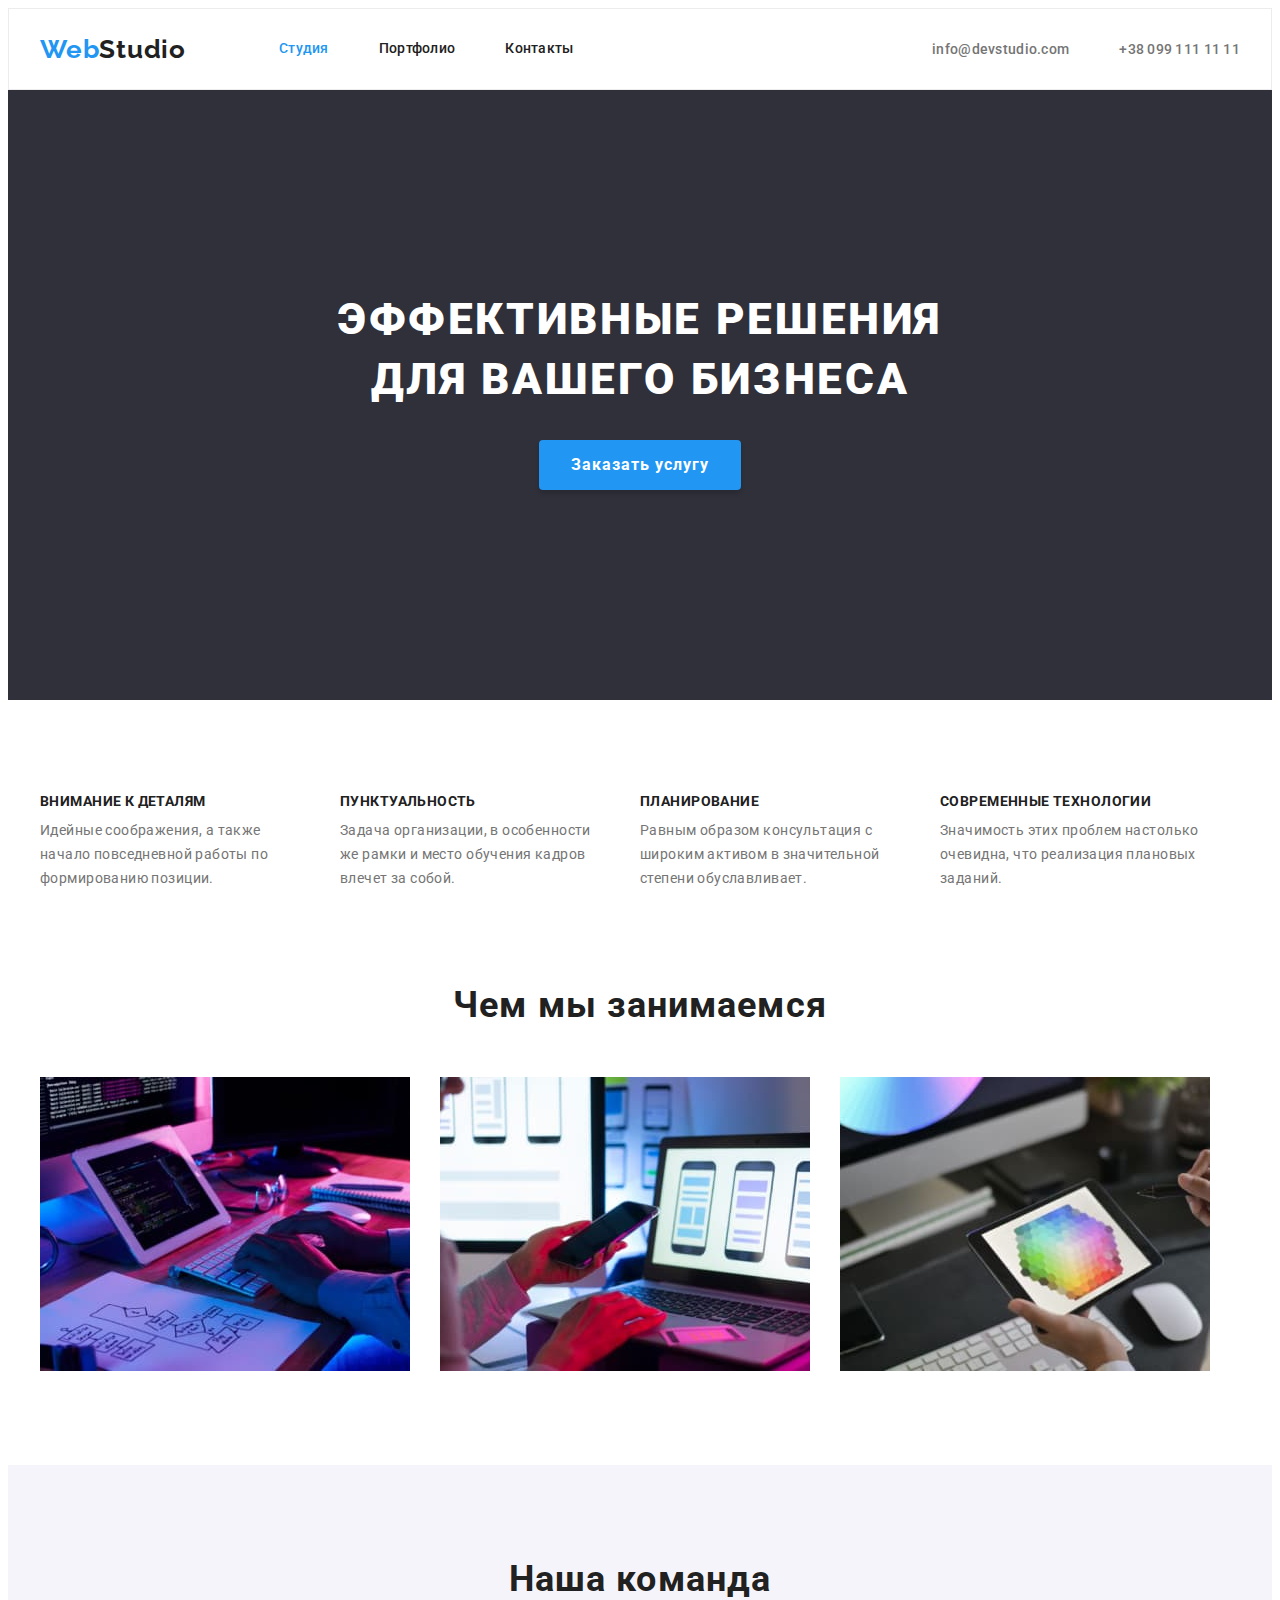
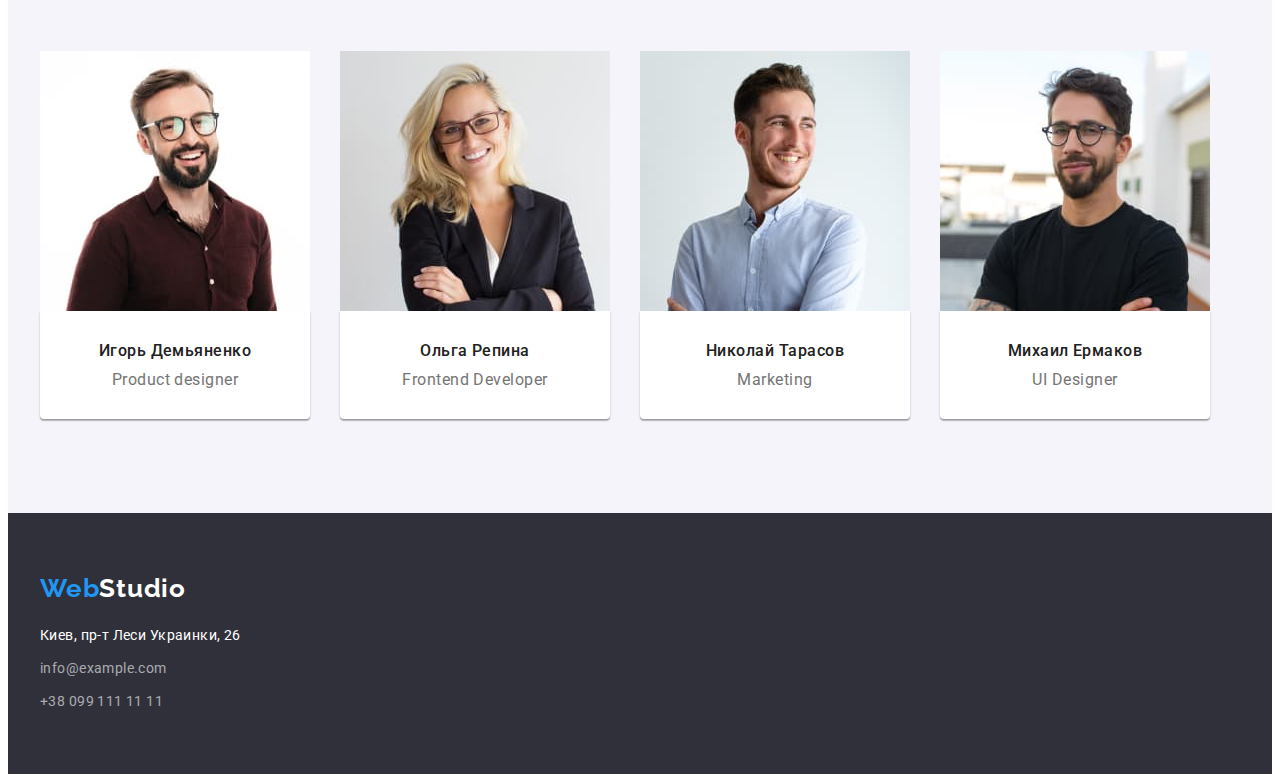
<file: index.html>
<!DOCTYPE html>
<html lang="ru">
  <head>
    <meta charset="UTF-8" />
    <meta http-equiv="X-UA-Compatible" content="IE=edge" />
    <meta name="viewport" content="width=device-width, initial-scale=1.0" />
    <title>WebStudio</title>
    <link rel="preconnect" href="https://fonts.googleapis.com" />
    <link rel="preconnect" href="https://fonts.gstatic.com" crossorigin />
    <link
      href="https://fonts.googleapis.com/css2?family=Raleway:wght@700&family=Roboto:wght@400;500;700;900&display=swap"
      rel="stylesheet"
    />
    <link
      rel="stylesheet"
      href="https://cdnjs.cloudflare.com/ajax/libs/modern-normalize/1.1.0/modern-normalize.min.css"
      integrity="sha512-wpPYUAdjBVSE4KJnH1VR1HeZfpl1ub8YT/NKx4PuQ5NmX2tKuGu6U/JRp5y+Y8XG2tV+wKQpNHVUX03MfMFn9Q=="
      crossorigin="anonymous"
      referrerpolicy="no-referrer"
    />
    <link rel="stylesheet" href="./css/styles.css" />
  </head>
  <body>
    <!-- Хедер -->
    <header class="header">
      <div class="container">
        <a class="header-logo" href="./index.html"
          ><span class="header-web">Web</span>Studio</a
        >
        <nav class="header-nav">
          <ul class="header-list">
            <li class="header-item">
              <a class="header-link current" href="./index.html">Студия</a>
            </li>
            <li class="header-item">
              <a class="header-link" href="./portfolio.html">Портфолио</a>
            </li>
            <li class="header-item">
              <a class="header-link" href="">Контакты</a>
            </li>
          </ul>
        </nav>
        <ul class="header-contacts">
          <li class="header-contacts-item">
            <a class="header-contacts-link" href="mailto:info@devstudio.com"
              >info@devstudio.com</a
            >
          </li>
          <li class="header-contacts-item">
            <a class="header-contacts-link" href="tel:+380991111111"
              >+38 099 111 11 11</a
            >
          </li>
        </ul>
      </div>
    </header>
    <main>
      <!-- Hero -->
      <section class="hero">
        <div class="container">
          <h1 class="hero-title">Эффективные решения для вашего бизнеса</h1>
          <button class="hero-btn" type="button">Заказать услугу</button>
        </div>
      </section>
      <!-- Наши преимущества -->
      <section class="benefits">
        <div class="container">
          <h2 class="visually-hidden">Наши преимущества</h2>
          <ul class="benefits-list">
            <li class="benefits-list-item">
              <h3 class="benefits-list-title">Внимание к деталям</h3>
              <p class="benefits-list-text">
                Идейные соображения, а также начало повседневной работы по
                формированию позиции.
              </p>
            </li>
            <li class="benefits-list-item">
              <h3 class="benefits-list-title">Пунктуальность</h3>
              <p class="benefits-list-text">
                Задача организации, в особенности же рамки и место обучения
                кадров влечет за собой.
              </p>
            </li>
            <li class="benefits-list-item">
              <h3 class="benefits-list-title">Планирование</h3>
              <p class="benefits-list-text">
                Равным образом консультация с широким активом в значительной
                степени обуславливает.
              </p>
            </li>
            <li class="benefits-list-item">
              <h3 class="benefits-list-title">Современные технологии</h3>
              <p class="benefits-list-text">
                Значимость этих проблем настолько очевидна, что реализация
                плановых заданий.
              </p>
            </li>
          </ul>
        </div>
      </section>
      <!-- Чем мы занимаемся -->
      <section class="cases">
        <div class="container">
          <h2 class="cases-title">Чем мы занимаемся</h2>
          <ul class="cases-list">
            <li class="cases-list-item">
              <img src="./images/code.jpg" alt="Написание кода" width="370" />
            </li>
            <li class="cases-list-item">
              <img
                src="./images/app.jpg"
                alt="Поддержка мобильных приложений"
                width="370"
              />
            </li>
            <li class="cases-list-item">
              <img
                src="./images/tablet.jpg"
                alt="Поддержка планшетов"
                width="370"
              />
            </li>
          </ul>
        </div>
      </section>
      <!-- Команда -->
      <section class="team">
        <div class="container">
          <h2 class="team-title">Наша команда</h2>
          <ul class="team-list">
            <li class="team-list-item">
              <img
                src="./images/ihor.jpg"
                alt="фото Игорь Демьяненко"
                width="270"
              />
              <div class="team-container">
                <h3 class="team-name">Игорь Демьяненко</h3>
                <p class="team-position">Product designer</p>
              </div>
            </li>
            <li class="team-list-item">
              <img
                src="./images/olha.jpg"
                alt="фото Ольга Репина"
                width="270"
              />
              <div class="team-container">
                <h3 class="team-name">Ольга Репина</h3>
                <p class="team-position">Frontend Developer</p>
              </div>
            </li>
            <li class="team-list-item">
              <img
                src="./images/mykola.jpg"
                alt="фото Николай Тарасов"
                width="270"
              />
              <div class="team-container">
                <h3 class="team-name">Николай Тарасов</h3>
                <p class="team-position">Marketing</p>
              </div>
            </li>
            <li class="team-list-item">
              <img
                src="./images/mykhailo.jpg"
                alt="фото Михаила Ермакова"
                width="270"
              />
              <div class="team-container">
                <h3 class="team-name">Михаил Ермаков</h3>
                <p class="team-position">UI Designer</p>
              </div>
            </li>
          </ul>
        </div>
      </section>
    </main>
    <!-- Футер -->
    <footer class="footer">
      <div class="container">
        <a class="footer-logo" href="./index.html"
          ><span class="footer-web">Web</span>Studio</a
        >
        <address class="address">
          <ul class="address-list">
            <li class="address-item">
              <a
                class="address-local-link"
                href="https://goo.gl/maps/RKwU9FnVd64jDv186"
                target="_blank"
                rel="noopener noreferrer"
                >Киев, пр-т Леси Украинки, 26</a
              >
            </li>
            <li class="address-item">
              <a class="address-web-link" href="mailto:info@example.com"
                >info@example.com</a
              >
            </li>
            <li class="address-item">
              <a class="address-web-link" href="tel:+380991111111"
                >+38 099 111 11 11</a
              >
            </li>
          </ul>
        </address>
      </div>
    </footer>
  </body>
</html>
</file>
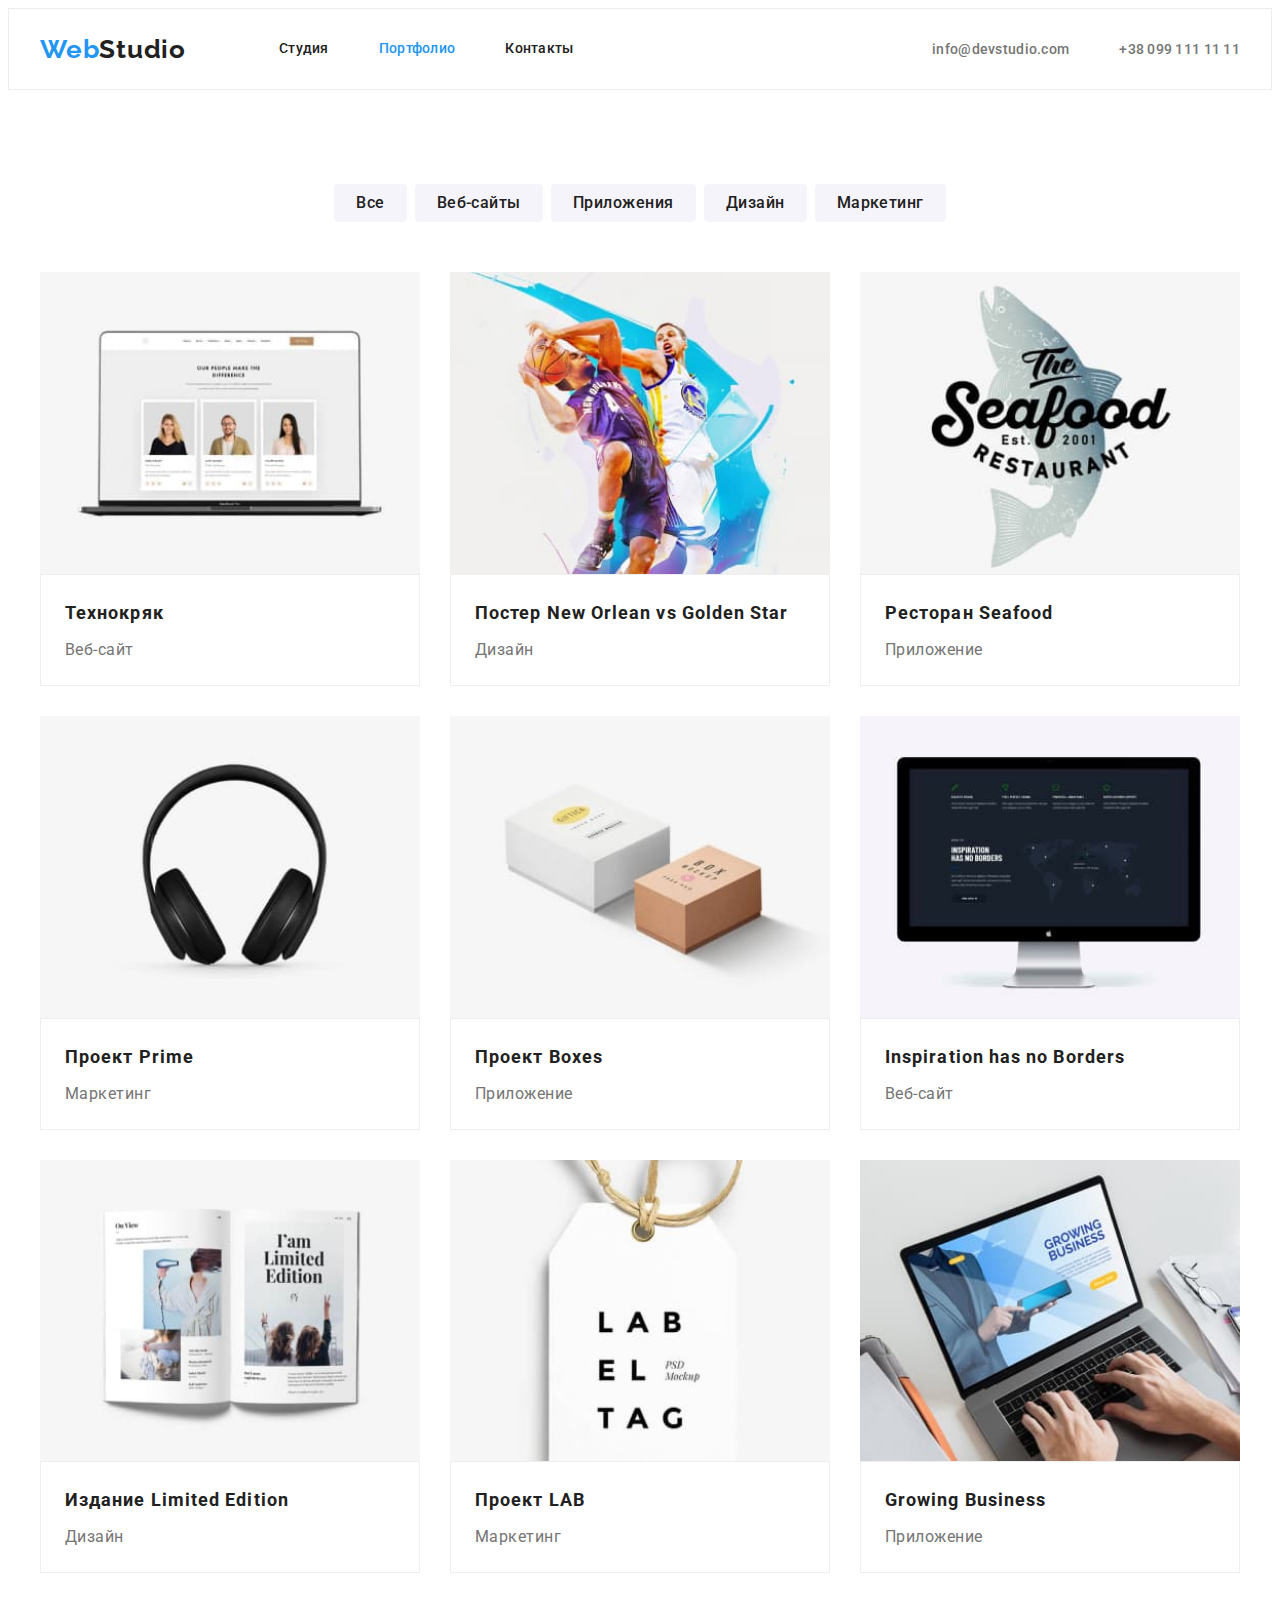
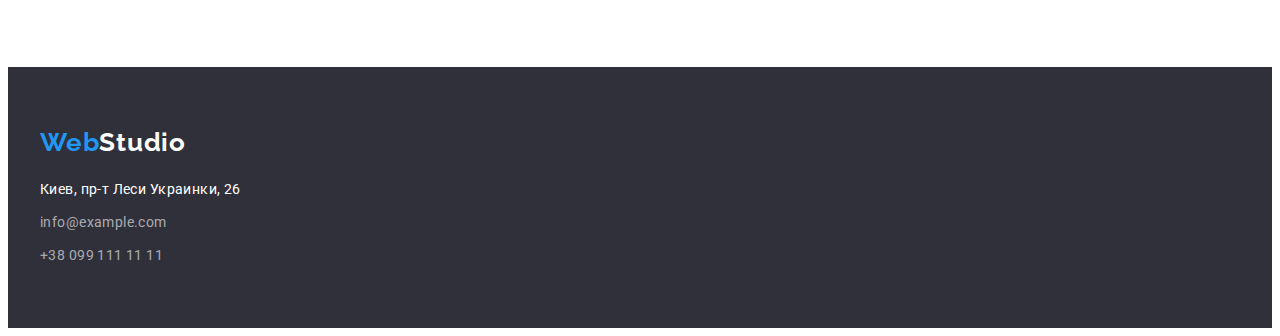
<file: portfolio.html>
<!DOCTYPE html>
<html lang="ru">
  <head>
    <meta charset="UTF-8" />
    <meta http-equiv="X-UA-Compatible" content="IE=edge" />
    <meta name="viewport" content="width=device-width, initial-scale=1.0" />
    <title>Portfolio</title>
    <link rel="preconnect" href="https://fonts.googleapis.com" />
    <link rel="preconnect" href="https://fonts.gstatic.com" crossorigin />
    <link
      href="https://fonts.googleapis.com/css2?family=Raleway:wght@700&family=Roboto:wght@400;500;700;900&display=swap"
      rel="stylesheet"
    />
    <link
      rel="stylesheet"
      href="https://cdnjs.cloudflare.com/ajax/libs/modern-normalize/1.1.0/modern-normalize.min.css"
      integrity="sha512-wpPYUAdjBVSE4KJnH1VR1HeZfpl1ub8YT/NKx4PuQ5NmX2tKuGu6U/JRp5y+Y8XG2tV+wKQpNHVUX03MfMFn9Q=="
      crossorigin="anonymous"
      referrerpolicy="no-referrer"
    />
    <link rel="stylesheet" href="./css/styles.css" />
  </head>
  <body>
    <!-- Хедер -->
    <header class="header">
      <div class="container">
        <a class="header-logo" href="./index.html"
          ><span class="header-web">Web</span>Studio</a
        >
        <nav class="header-nav">
          <ul class="header-list">
            <li class="header-item">
              <a class="header-link" href="./index.html">Студия</a>
            </li>
            <li class="header-item">
              <a class="header-link current" href="./portfolio.html"
                >Портфолио</a
              >
            </li>
            <li class="header-item">
              <a class="header-link" href="">Контакты</a>
            </li>
          </ul>
        </nav>
        <ul class="header-contacts">
          <li class="header-contacts-item">
            <a class="header-contacts-link" href="mailto:info@devstudio.com"
              >info@devstudio.com</a
            >
          </li>
          <li class="header-contacts-item">
            <a class="header-contacts-link" href="tel:+380991111111"
              >+38 099 111 11 11</a
            >
          </li>
        </ul>
      </div>
    </header>
    <section class="portfolio">
      <div class="container">
        <ul class="portfolio-btns">
          <li class="portfolio-item">
            <button type="button" class="portfolio-btn">Все</button>
          </li>
          <li class="portfolio-item">
            <button type="button" class="portfolio-btn">Веб-сайты</button>
          </li>
          <li class="portfolio-item">
            <button type="button" class="portfolio-btn">Приложения</button>
          </li>
          <li class="portfolio-item">
            <button type="button" class="portfolio-btn">Дизайн</button>
          </li>
          <li class="portfolio-item">
            <button type="button" class="portfolio-btn">Маркетинг</button>
          </li>
        </ul>
        <h1 class="visually-hidden">Наше портфолио</h1>
        <ul class="portfolio-list">
          <li class="portfolio-list-item">
            <a class="portfolio-list-link" href=""
              ><img src="./images/laptop.jpg" alt="Ноутбук" width="370" />
              <div class="text-container">
                <h2 class="portfolio-title">Технокряк</h2>
                <p class="portfolio-text">Веб-сайт</p>
              </div></a
            >
          </li>
          <li class="portfolio-list-item">
            <a class="portfolio-list-link" href=""
              ><img
                src="./images/poster.jpg"
                alt="Постер баскетбол"
                width="370"
              />
              <div class="text-container">
                <h2 class="portfolio-title">
                  Постер New Orlean vs Golden Star
                </h2>
                <p class="portfolio-text">Дизайн</p>
              </div></a
            >
          </li>
          <li class="portfolio-list-item">
            <a class="portfolio-list-link" href=""
              ><img
                src="./images/seafoodrest.jpg"
                alt="Ресторан морской еды"
                width="370"
              />
              <div class="text-container">
                <h2 class="portfolio-title">Ресторан Seafood</h2>
                <p class="portfolio-text">Приложение</p>
              </div></a
            >
          </li>
          <li class="portfolio-list-item">
            <a class="portfolio-list-link" href=""
              ><img src="./images/headphones.jpg" alt="Наушники" width="370" />
              <div class="text-container">
                <h2 class="portfolio-title">Проект Prime</h2>
                <p class="portfolio-text">Маркетинг</p>
              </div></a
            >
          </li>
          <li class="portfolio-list-item">
            <a class="portfolio-list-link" href=""
              ><img src="./images/boxes.jpg" alt="Коробки" width="370" />
              <div class="text-container">
                <h2 class="portfolio-title">Проект Boxes</h2>
                <p class="portfolio-text">Приложение</p>
              </div></a
            >
          </li>
          <li class="portfolio-list-item">
            <a class="portfolio-list-link" href=""
              ><img src="./images/pc.jpg" alt="Стационарный ПК" width="370" />
              <div class="text-container">
                <h2 class="portfolio-title">Inspiration has no Borders</h2>
                <p class="portfolio-text">Веб-сайт</p>
              </div></a
            >
          </li>
          <li class="portfolio-list-item">
            <a class="portfolio-list-link" href=""
              ><img src="./images/magazine.jpg" alt="Журнал" width="370" />
              <div class="text-container">
                <h2 class="portfolio-title">Издание Limited Edition</h2>
                <p class="portfolio-text">Дизайн</p>
              </div></a
            >
          </li>
          <li class="portfolio-list-item">
            <a class="portfolio-list-link" href=""
              ><img src="./images/labeltag.jpg" alt="Эмблема" width="370" />
              <div class="text-container">
                <h2 class="portfolio-title">Проект LAB</h2>
                <p class="portfolio-text">Маркетинг</p>
              </div></a
            >
          </li>
          <li class="portfolio-list-item">
            <a class="portfolio-list-link" href=""
              ><img
                src="./images/growingbussines.jpg"
                alt="Ноутбук"
                width="370"
              />
              <div class="text-container">
                <h2 class="portfolio-title">Growing Business</h2>
                <p class="portfolio-text">Приложение</p>
              </div></a
            >
          </li>
        </ul>
      </div>
    </section>
    <footer class="footer">
      <div class="container">
        <a class="footer-logo" href="./index.html"
          ><span class="footer-web">Web</span>Studio</a
        >
        <address class="address">
          <ul class="address-list">
            <li class="address-item">
              <a
                class="address-local-link"
                href="https://goo.gl/maps/RKwU9FnVd64jDv186"
                target="_blank"
                rel="noopener noreferrer"
                >Киев, пр-т Леси Украинки, 26</a
              >
            </li>
            <li class="address-item">
              <a class="address-web-link" href="mailto:info@example.com"
                >info@example.com</a
              >
            </li>
            <li class="address-item">
              <a class="address-web-link" href="tel:+380991111111"
                >+38 099 111 11 11</a
              >
            </li>
          </ul>
        </address>
      </div>
    </footer>
  </body>
</html>
</file>
<file: css/styles.css>
:root {
  --main-color: #212121;
  --secondary-color: #757575;
  --accent-color: #2196f3;
  --add-color: #ffffff;
  --main-bgc-color: #ffffff;
  --sec-bgc-color: #2f303a;
  --add-bgc-color: #f5f4fa;
}
body {
  font-family: 'Roboto', sans-serif;
  color: var(--main-color);
}
[href] {
  text-decoration: none;
}

ul {
  list-style-type: none;
   margin: 0;
  padding: 0;
}

p,
h1,
h2,
h3,
h4,
h5,
h6 {
  margin: 0;
}

img {
  display: block;
  width: 100%;
  height: auto;
}

/* -------------------Header------------------- */

.container {
  width: 1200px;
  padding-left: 15px;
  padding-right: 15px;
  margin-right: auto;
  margin-left: auto;
 
}

.header .container {
  display: flex;
  align-items: center;

}
.header {
  font-weight: 500;
  background-color: var(--main-bgc-color);
  border: 1px solid #ECECEC;
}
.header-web {
  color: var(--accent-color);
}
.header-logo {
  font-family: 'Raleway', sans-serif;
  font-weight: 700;
  font-size: 26px;
  line-height: 1.19;
  letter-spacing: 0.03em;
  color: var(--main-color);
  margin-right: 93px;
}

.header-list { 
  display: flex;
}

.header-item:not(:last-child) {
  margin-right: 50px;
}

.header-contacts {
  display: flex;
  margin-left: auto;
}

.header-link {
  display: block;
  font-weight: 500;
  font-size: 14px;
  line-height: 1.14;
  letter-spacing: 0.02em;
  color: var(--main-color);
  padding: 32px 0;
}

.header-link:hover,
.header-link:focus {
  color: var(--accent-color);
}

.header-contacts-link {
  font-weight: 500;
  font-size: 14px;
  line-height: 1.14;
  letter-spacing: 0.02em;
  color: var(--secondary-color);
}
.header-contacts-link:hover,
.header-contacts-link:focus {
  color: var(--accent-color);
}
.header-contacts-item:first-child {
  margin-right: 50px;
}
.header-link.current {
  color: var(--accent-color);
}

/* --------------Hero-------------- */

.hero {
  background-color: var(--sec-bgc-color);
  text-align: center;
  padding-top: 200px;
  padding-bottom: 210px;
}

.hero-title {
  font-weight: 900;
  font-size: 44px;
  line-height: 1.36;
 
  letter-spacing: 0.06em;
  text-transform: uppercase;
  color: var(--add-color);
  max-width: 696px;
  margin-left: auto;
  margin-right: auto;

}

.hero-btn {
  font-family: inherit;
  font-weight: 700;
  font-size: 16px;
  line-height: 1.87;
  align-items: center;
  letter-spacing: 0.06em;
  color: var(--add-color);
  background-color: var(--accent-color);
  cursor: pointer;  
  box-shadow: 0px 4px 4px rgba(0, 0, 0, 0.15);
  border-radius: 4px;
  min-width: 200px;
  margin-top: 30px;
  padding:10px 32px;
  border: transparent;
}

/* --------------Benefits-------------- */

.benefits {
  background-color: var(--main-bgc-color);
}
.visually-hidden {
  position: absolute;
  width: 1px;
  height: 1px;
  margin: -1px;
  padding: 0;
  overflow: hidden;
  border: 0;
  clip: rect(0 0 0 0);
}

.benefits-list {
  display:flex;
}

.benefits {
padding-top: 94px;
padding-bottom: 94px;
}

.benefits-list-item:not(:last-child) {
  margin-right: 30px;
}

.benefits-list-title {
  font-size: 14px;
  line-height: 1.14;
  letter-spacing: 0.03em;
  text-transform: uppercase;
  color: var(--main-color);
  margin-bottom: 10px;
}

.benefits-list-text {
  font-size: 14px;
  line-height: 1.71;
  letter-spacing: 0.03em;
  color: var(--secondary-color);
  width: 270px;
}

/* --------------What we can do-------------- */


.cases {
  background-color: var(--main-bgc-color);
  padding-bottom: 94px;
}

.cases-title {
  font-size: 36px;
  line-height: 1.16;
  text-align: center;
  letter-spacing: 0.03em;
  color: var(--main-color);
  margin-bottom: 50px;
}

.cases-list {
  display: flex;
}

.cases-list-item:not(:last-child) {
  margin-right: 30px;
}

/* --------------Our team-------------- */

.team {
  background-color: var(--add-bgc-color);
  padding-top: 94px;
  padding-bottom: 94px;
}
.team-title {
  font-size: 36px;
  line-height: 1.16;
  text-align: center;
  letter-spacing: 0.03em;
  color: var(--main-color);
  margin-bottom: 50px;
}

.team-list {
  display: flex;
}

.team-name {
  font-weight: 500;
  font-size: 16px;
  line-height: 1.19;
  text-align: center;
  letter-spacing: 0.03em;
  color: var(--main-color);
  
  margin-bottom: 10px;
}

.team-position {
  font-size: 16px;
  line-height: 1.19;
  text-align: center;
  letter-spacing: 0.03em;
  color: var(--secondary-color);
}

.team-list-item:not(:last-child) {
  margin-right: 30px
}

.team-container {
  padding-top: 30px;
  padding-bottom: 30px; 
  background-color: var(--main-bgc-color);
  box-shadow: 0px 1px 3px rgba(0, 0, 0, 0.12), 0px 1px 1px rgba(0, 0, 0, 0.14), 0px 2px 1px rgba(0, 0, 0, 0.2);
  border-radius: 0px 0px 4px 4px;
}
/* --------------Footer-------------- */

.footer {
  background-color: var(--sec-bgc-color);
  padding-top: 60px;
  padding-bottom: 60px;
}

.footer-logo {
  font-family: 'Raleway', sans-serif;
  font-weight: 700;
  font-size: 26px;
  line-height: 1.19;
  letter-spacing: 0.03em;
  color: var(--add-color);
  display: inline-block;
  margin-bottom: 20px;
}

.footer-web {
  color: var(--accent-color);
}


.address-item {
  font-style: normal;
  font-size: 14px;
  line-height: 1.71;
  letter-spacing: 0.03em;
}

.address-item:not(:last-child) {
  margin-bottom: 9px;
}

.address-local-link {
  color: var(--add-color);
}
.address-web-link {
  color: rgba(255, 255, 255, 0.6);
}

.address-web-link:hover,
.address-web-link:focus {
  color: var(--accent-color);
}

/* ----------------Portfolio---------------- */

.portfolio {
  padding-top: 94px;
  padding-bottom: 94px;
  margin-right: auto;
  margin-left: auto;
}

.portfolio-btns {
  display: flex;
  justify-content: center;
 margin-bottom: 50px;
}

.portfolio-item:not(:last-child){
  margin-right: 8px;
}
.portfolio-btn {
  display: inline-block;
  font-family: inherit;
  font-weight: 500;
  font-size: 16px;
  line-height: 1.62;
  text-align: center;
  letter-spacing: 0.03em;
  color: var(--main-color);
  background-color: var(--add-bgc-color);
  cursor: pointer;
  padding: 6px 22px;
  border-radius: 4px;
  border:transparent;
}

.portfolio-btn:hover,
.portfolio-btn:focus {
  color: var(--add-color);
  background-color: var(--accent-color);
}

.portfolio-list {
  
  display: flex;
  flex-wrap: wrap;
  margin-right: -30px;
  margin-bottom: -30px;
}

.potfolio-list-link {
  display: block;
}

.portfolio-list-item {
  flex-basis: calc(100% / 3 - 30px);
  margin-right: 30px;
  margin-bottom: 30px;
  background-color: var(--main-bgc-color);
}

.portfolio-title {
  font-size: 18px;
  line-height: 2;
  letter-spacing: 0.06em;
  color: var(--main-color);
  margin-top: 20px;
}

.portfolio-text {
  font-size: 16px;
  line-height: 1.87;
  letter-spacing: 0.03em;
  color: var(--secondary-color);
  margin-top: 4px;
}

.text-container {
  padding-left: 24px;
  padding-bottom: 20px;
  border: 1px solid #EEEEEE;
}
</file>
